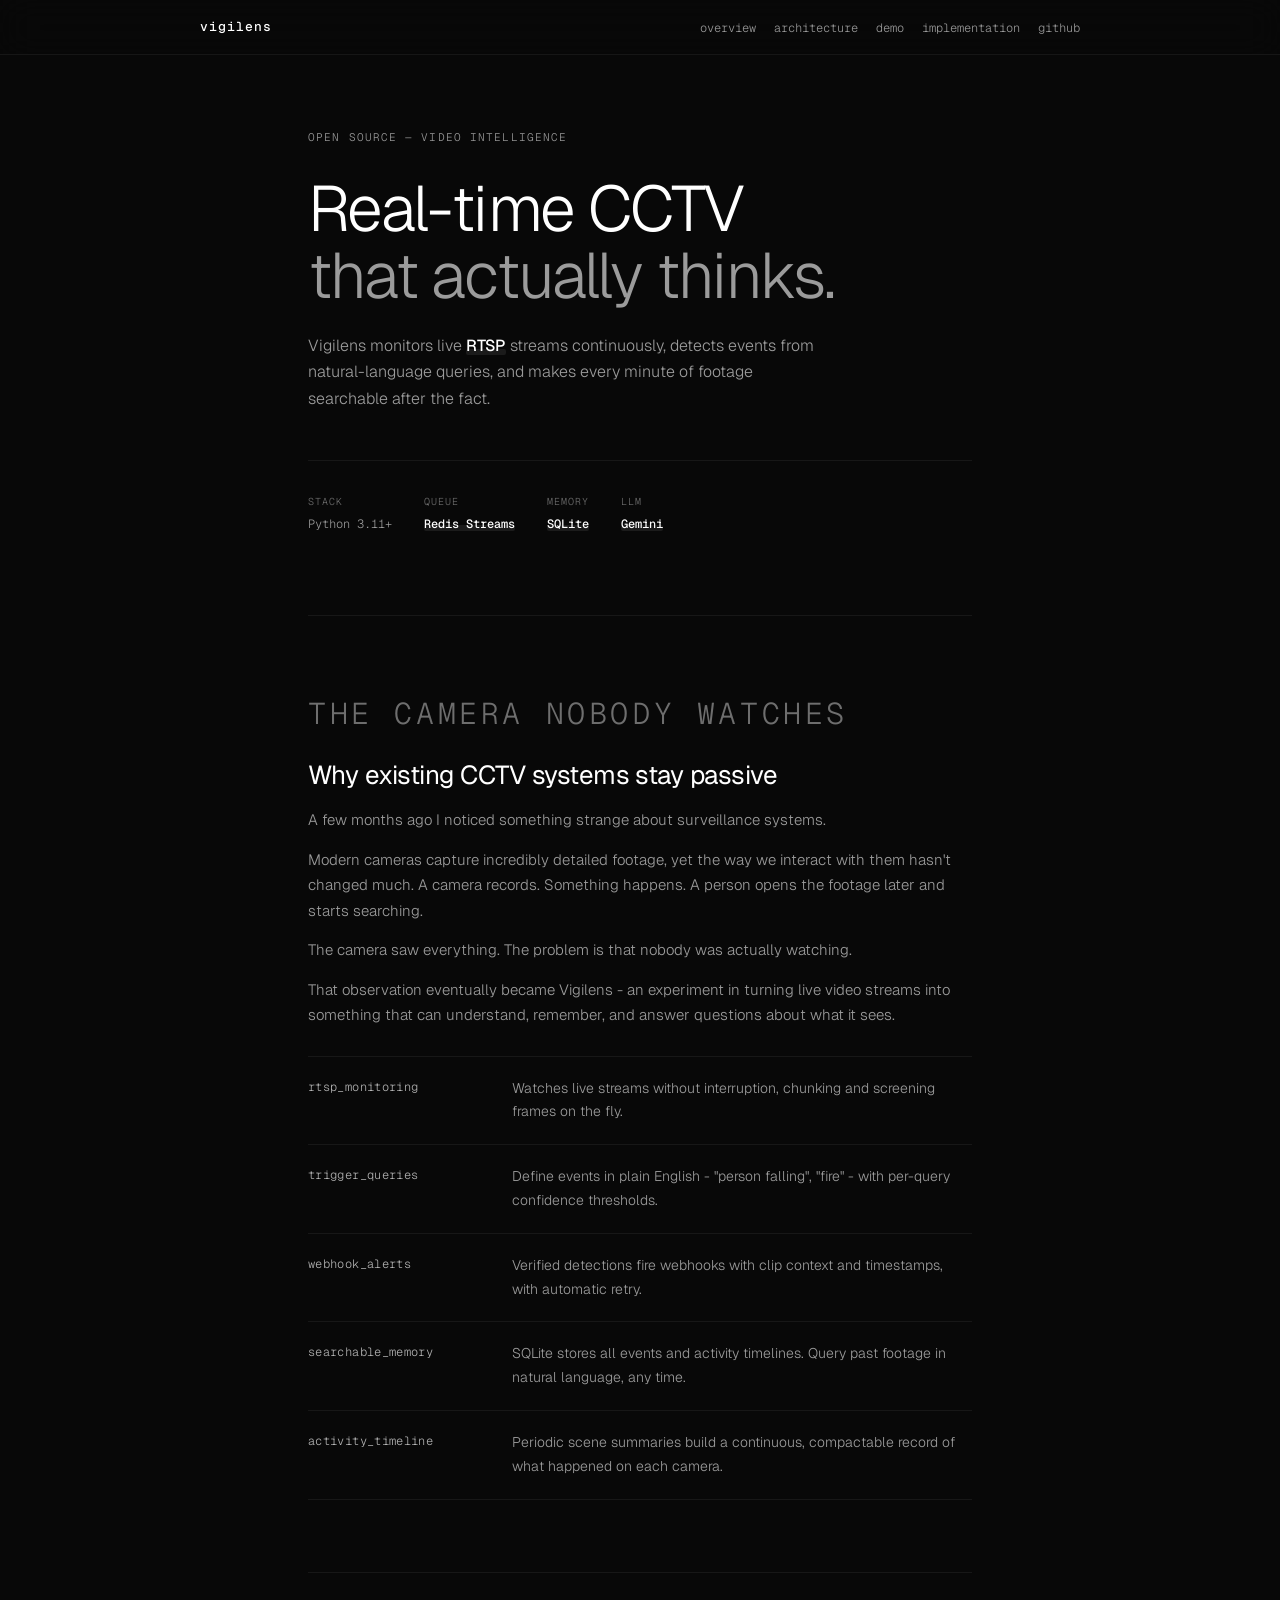
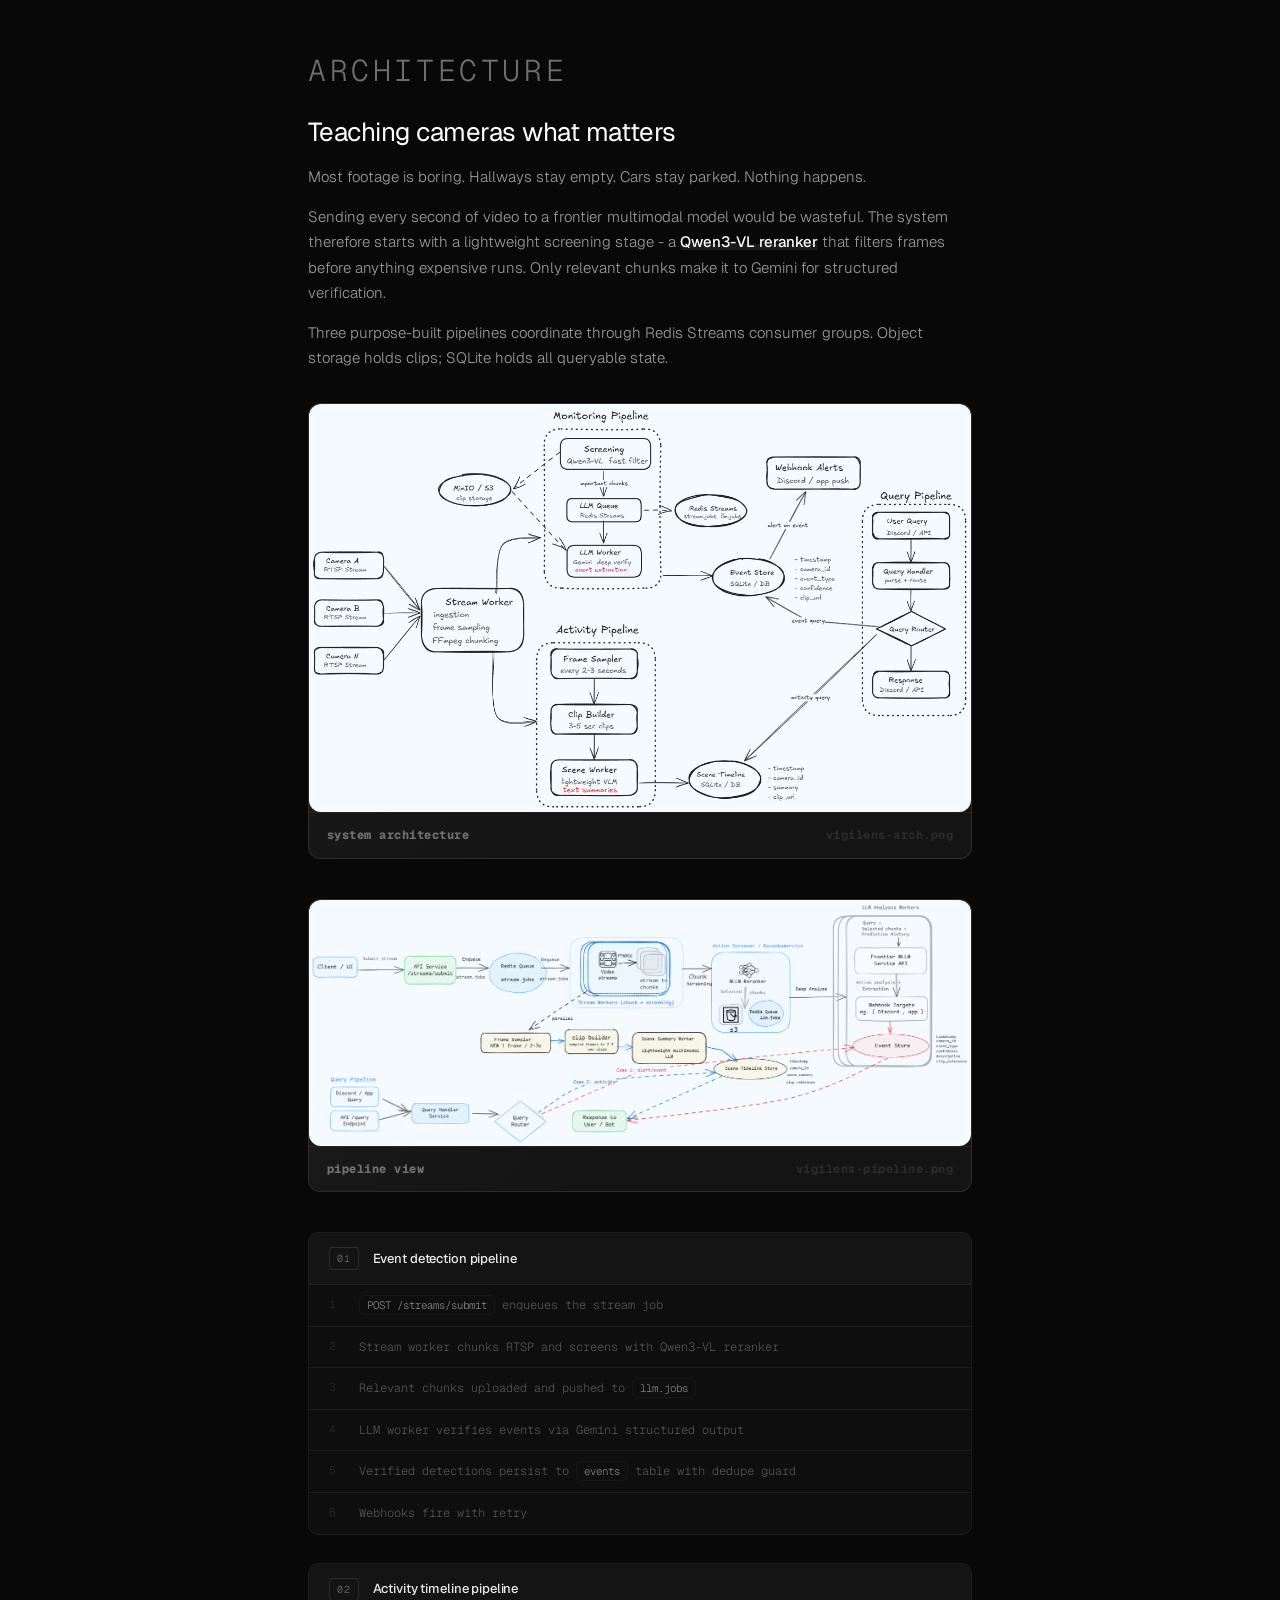
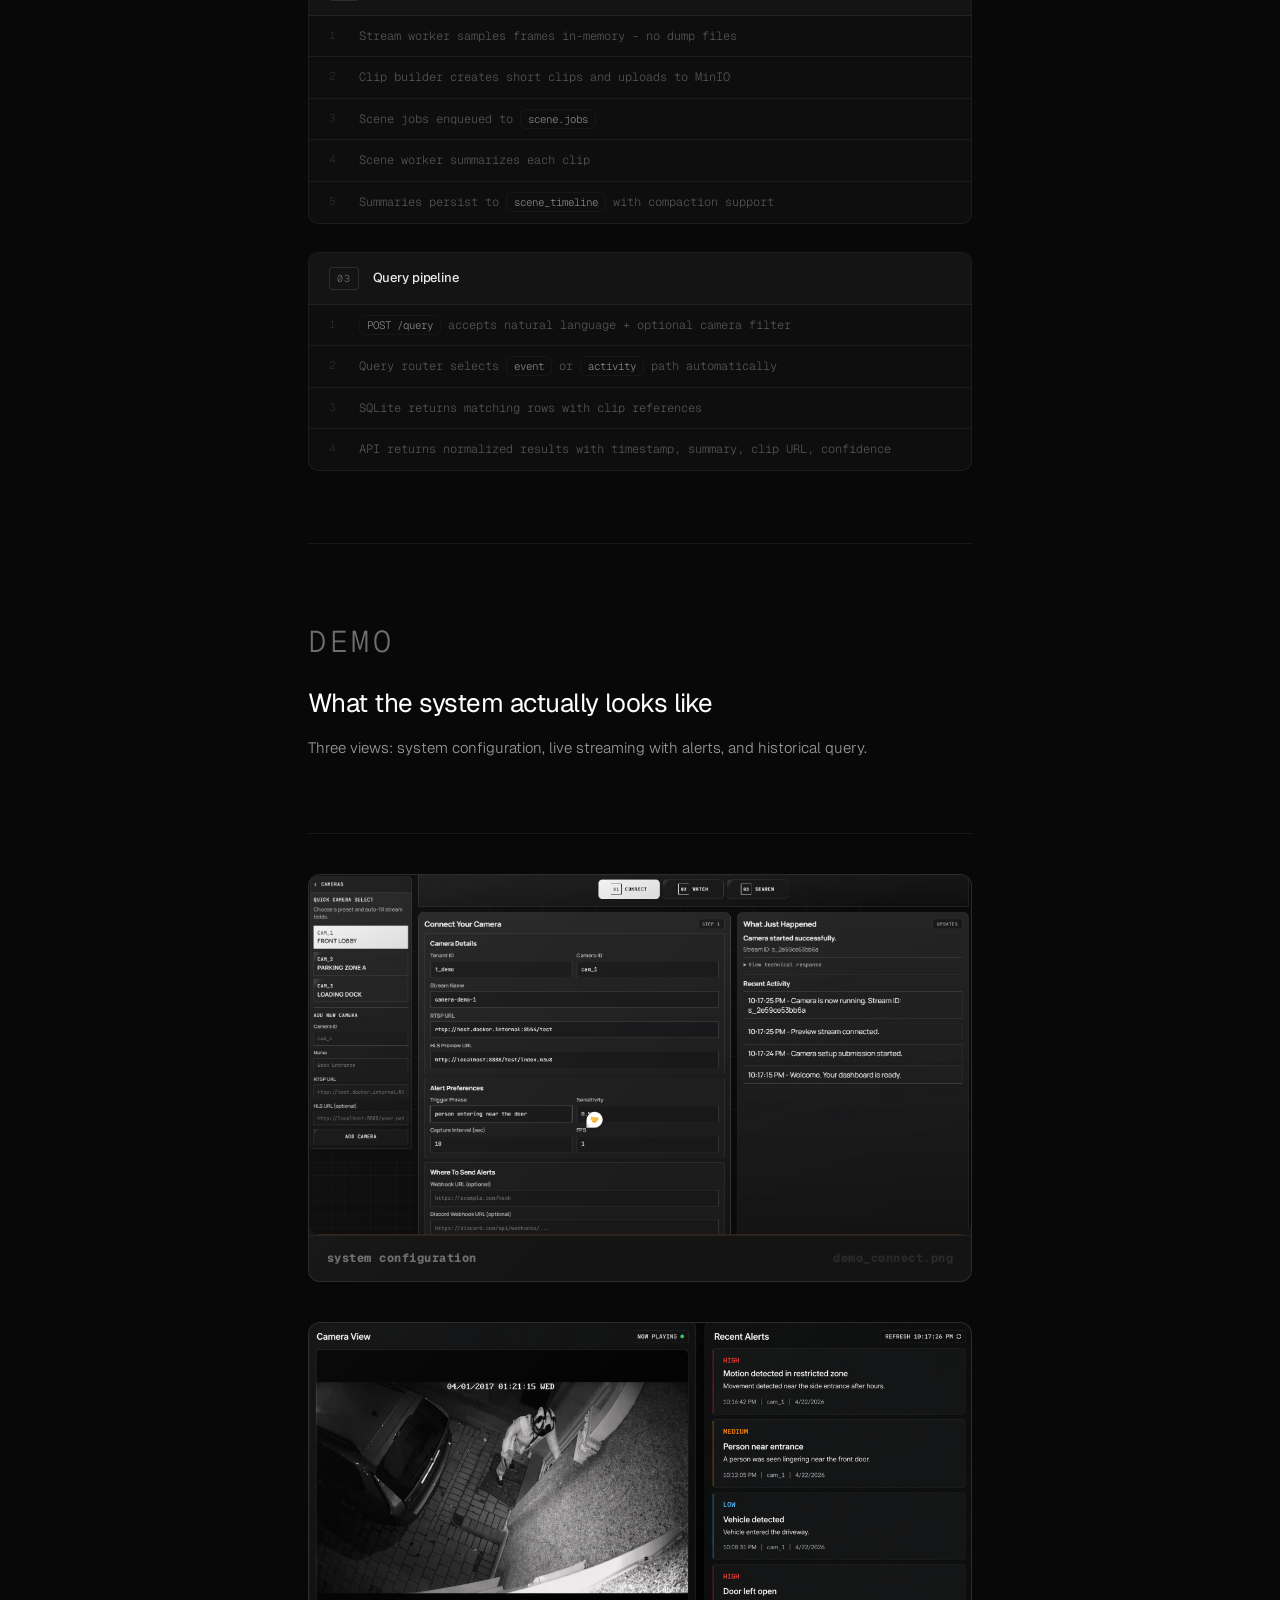
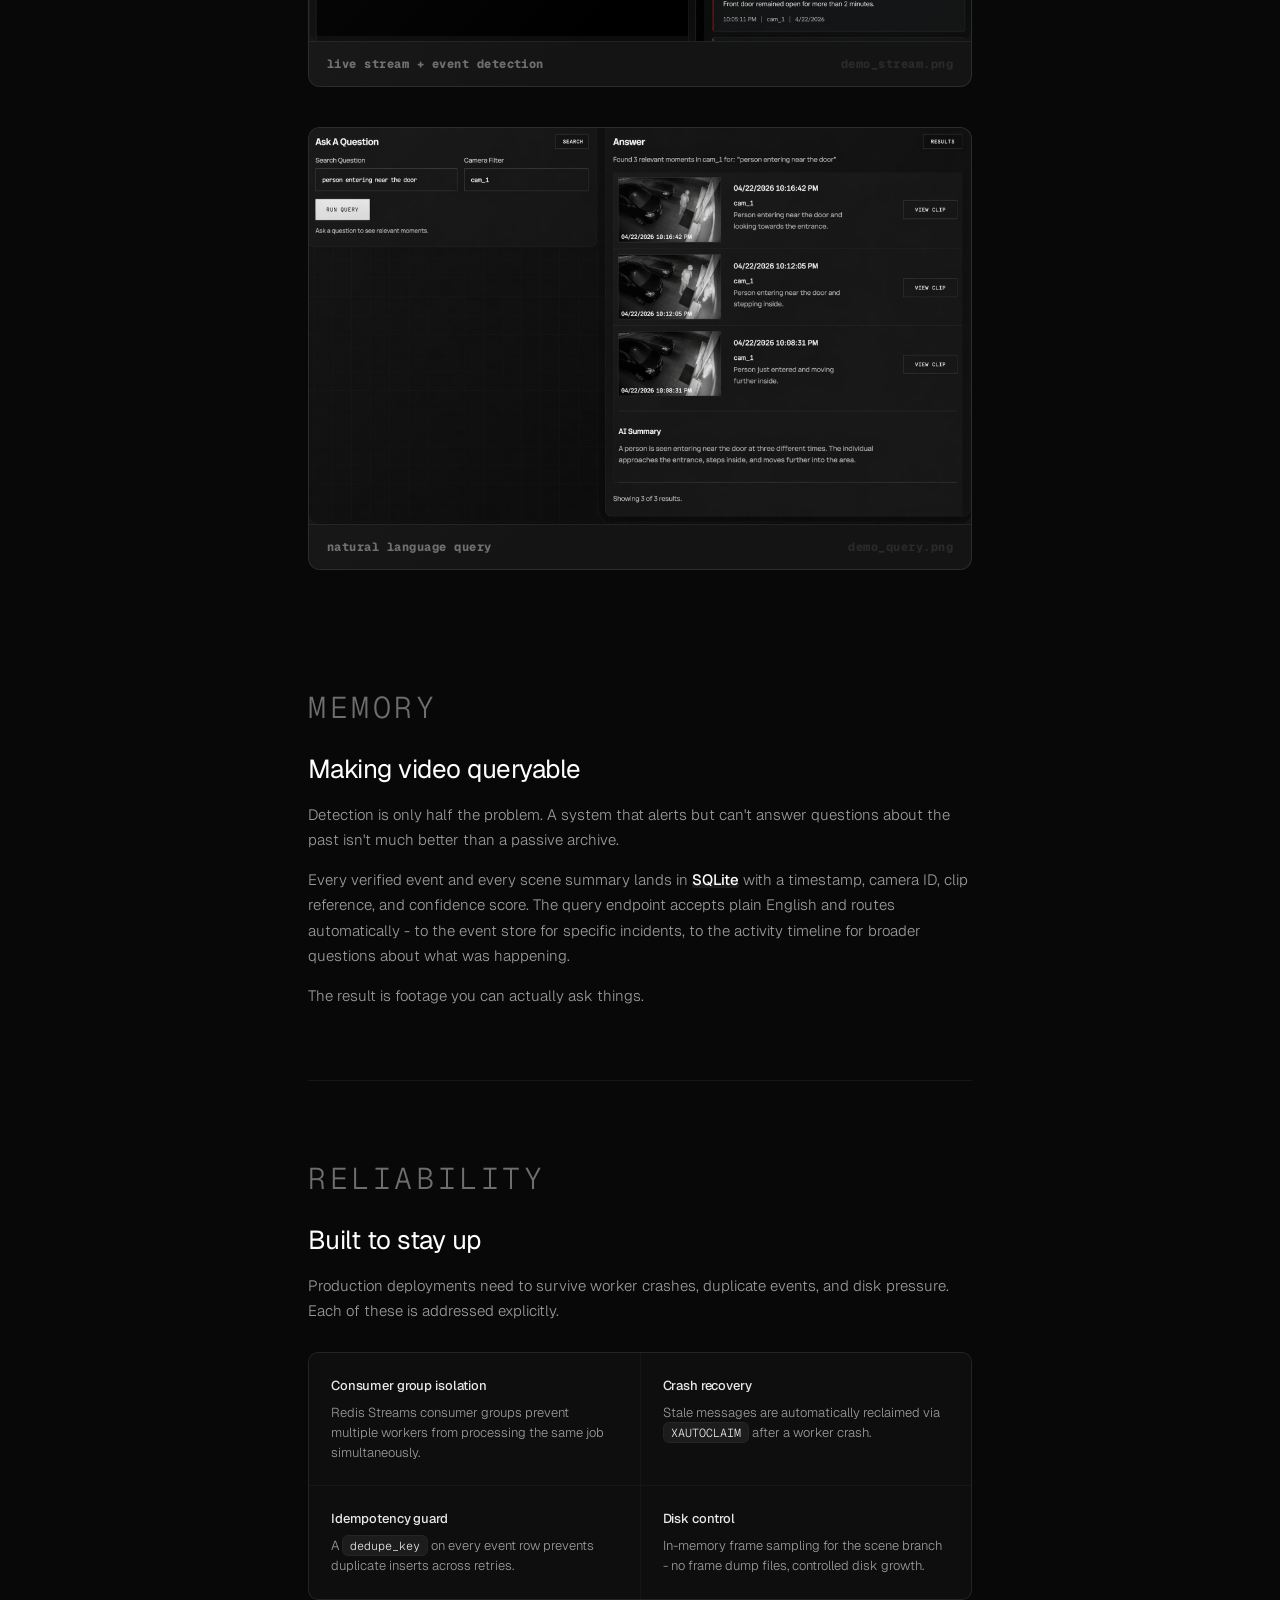
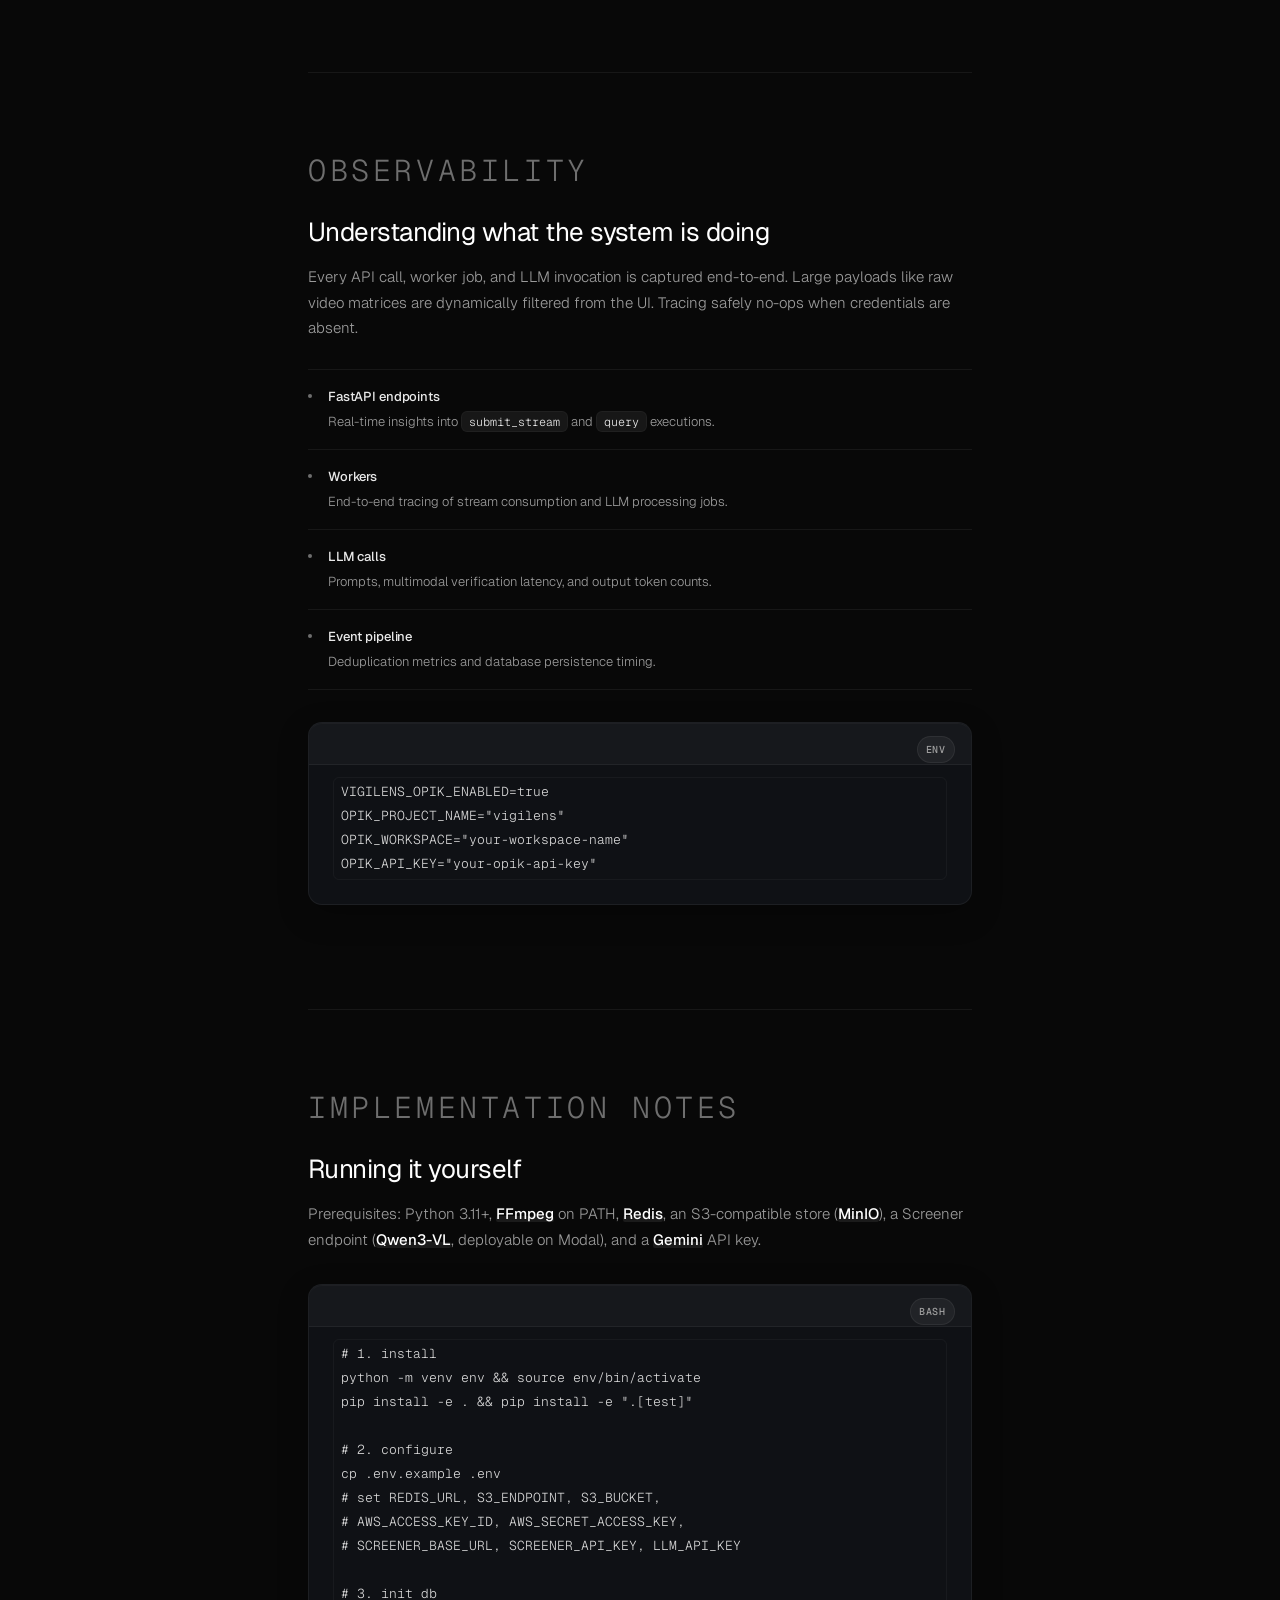
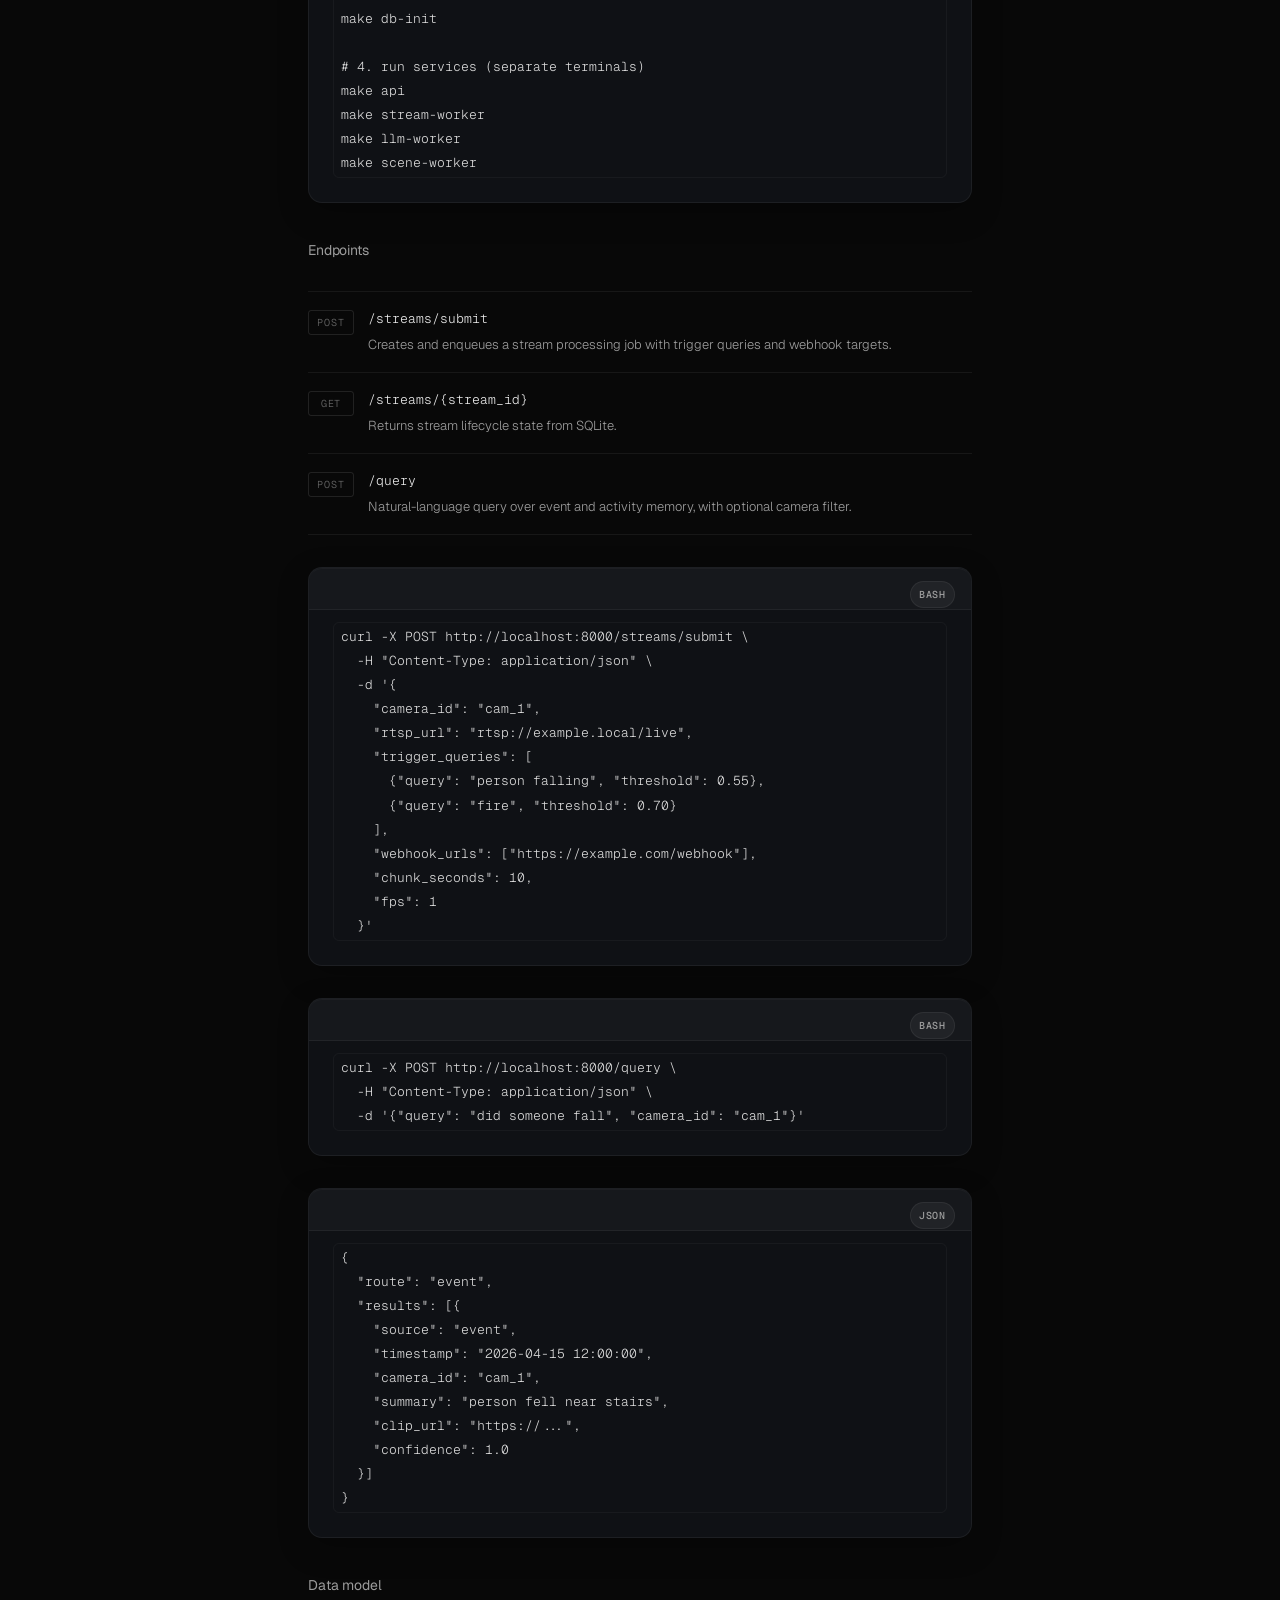
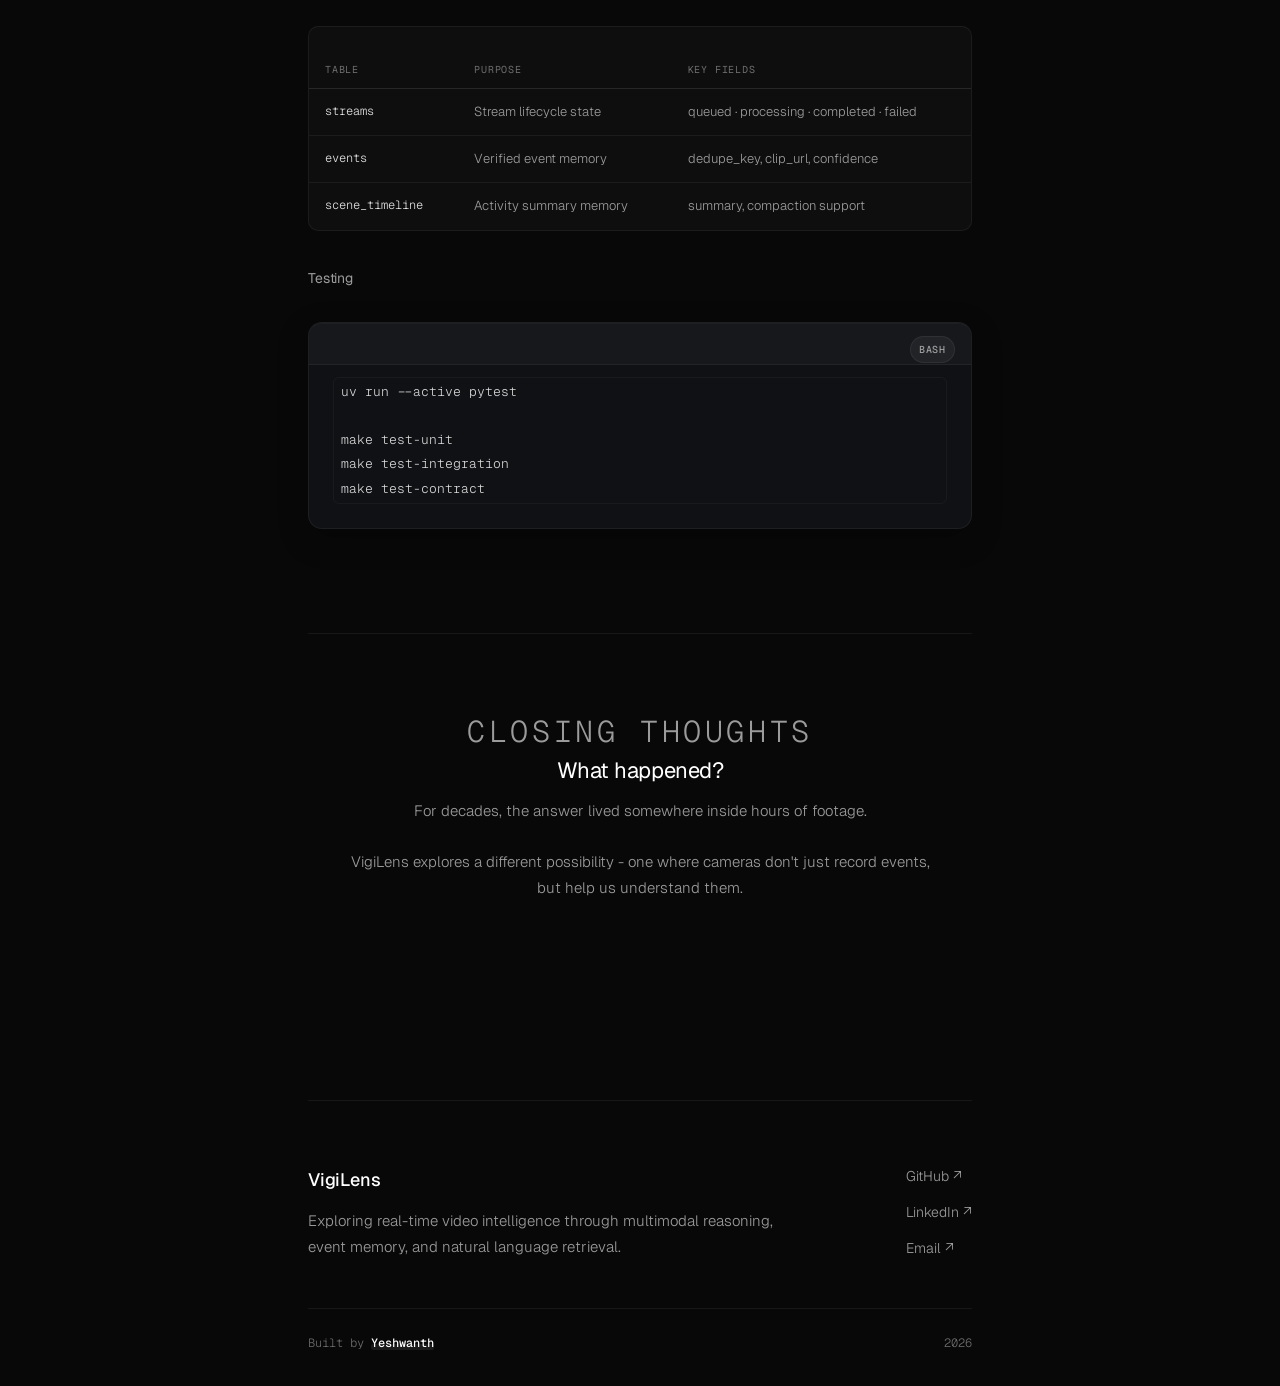
<file: index.html>
<!DOCTYPE html>
<html lang="en">
<head>
<meta charset="UTF-8">
<meta name="viewport" content="width=device-width, initial-scale=1.0">
<title>Vigilens - Real-time Video Intelligence</title>
<link rel="preconnect" href="https://fonts.googleapis.com">
<link href="https://fonts.googleapis.com/css2?family=Geist:wght@300;400;500&family=Geist+Mono:wght@400;500&display=swap" rel="stylesheet">
<style>
  *, *::before, *::after { box-sizing: border-box; margin: 0; padding: 0; }

  :root {
    --bg: #080808;
    --bg1: #0e0e0e;
    --bg2: #141414;
    --bg3: #1a1a1a;
    --border: rgba(255,255,255,0.06);
    --border2: rgba(255,255,255,0.1);
    --text: #e8e8e8;
    --muted: #9b9b9b;
    --dim: #6e6e6e;
    --accent: #fff;
    --font: 'Geist', -apple-system, sans-serif;
    --mono: 'Geist Mono', 'Courier New', monospace;
  }

  html { scroll-behavior: smooth; }

  body {
    background: var(--bg);
    color: var(--text);
    font-family: var(--font);
    font-size: 15px;
    line-height: 1.7;
    font-weight: 300;
    -webkit-font-smoothing: antialiased;
  }

  a { color: inherit; text-decoration: none; }

  /* ── Layout ── */
  .wrap {
    max-width: 720px;
    margin: 0 auto;
    padding: 0 28px;
  }



nav {
  position: fixed;
  inset: 0 0 auto 0;
  z-index: 1000;

  background: rgba(8, 8, 8, 0.88);
  backdrop-filter: blur(18px);
  -webkit-backdrop-filter: blur(18px);

  border-bottom: 1px solid rgba(255,255,255,0.06);
}

nav .inner {
  max-width: 920px;

  margin: 0 auto;
  padding: 14px 20px;

  display: flex;
  align-items: center;
  justify-content: space-between;
}

.nav-logo {
  font-family: var(--mono);
  font-size: 13px;
  font-weight: 500;

  color: #fff;
  letter-spacing: 0.08em;
  white-space: nowrap;
}

.nav-links {
  display: flex;
  align-items: center;
  gap: 18px;

  list-style: none;
}

.nav-links a {
  font-family: var(--mono);
  font-size: 12px;

  color: #9a9a9a;
  text-decoration: none;

  transition: color .2s ease;
}

.nav-links a:hover {
  color: #fff;
}



@media (max-width: 768px) {

  nav .inner {
    flex-direction: column;
    align-items: flex-start;

    gap: 12px;

    padding: 14px 18px;
  }

  .nav-links {
    width: 100%;

    overflow-x: auto;
    scrollbar-width: none;

    gap: 16px;

    padding-bottom: 2px;
  }

  .nav-links::-webkit-scrollbar {
    display: none;
  }

  .nav-links li {
    flex-shrink: 0;
  }

  .nav-links a {
    white-space: nowrap;
    font-size: 11px;
  }
}

  /* ── Hero ── */
  .hero {
    padding: 128px 0 80px;
    border-bottom: 1px solid var(--border);
  }

  .hero-eyebrow {
    font-family: var(--mono);
    font-size: 11px;
    color: var(--muted);
    letter-spacing: 0.1em;
    text-transform: uppercase;
    margin-bottom: 28px;
  }

  .hero h1 {
    font-size: clamp(40px, 7vw, 64px);
    font-weight: 300;
    letter-spacing: -0.03em;
    line-height: 1.05;
    color: #fff;
    margin-bottom: 24px;
  }

  .hero h1 em {
    font-style: normal;
    color: var(--muted);
  }

  .hero-desc {
    font-size: 16px;
    color: var(--muted);
    line-height: 1.65;
    max-width: 520px;
    font-weight: 300;
  }

  .hero-meta {
    display: flex;
    gap: 32px;
    margin-top: 48px;
    padding-top: 32px;
    border-top: 1px solid var(--border);
  }

  .meta-item {
    display: flex;
    flex-direction: column;
    gap: 4px;
  }

  .meta-label {
    font-family: var(--mono);
    font-size: 10px;
    color: var(--dim);
    letter-spacing: 0.1em;
    text-transform: uppercase;
  }

  .meta-value {
    font-family: var(--mono);
    font-size: 12px;
    color: var(--muted);
  }

  /* ── Sections ── */
  section {
    padding: 72px 0;
    border-bottom: 1px solid var(--border);
  }

  .section-label {
    font-family: var(--mono);
    font-size: 30px;
    color: var(--dim);
    letter-spacing: 0.12em;
    text-transform: uppercase;
    margin-bottom: 20px;
  }

  h2 {
    font-size: 26px;
    font-weight: 400;
    letter-spacing: -0.02em;
    color: #fff;
    line-height: 1.25;
    margin-bottom: 16px;
  }

  h3 {
    font-size: 14px;
    font-weight: 500;
    color: var(--text);
    margin-bottom: 6px;
    letter-spacing: -0.01em;
  }

  p {
    color: var(--muted);
    line-height: 1.7;
    font-weight: 300;
  }

  p + p { margin-top: 14px; }

  /* ── Image cards (glossy) ── */
  .img-card {
    margin: 40px 0;
    border-radius: 12px;
    overflow: hidden;
    border: 1px solid var(--border2);
    background: var(--bg2);
    position: relative;
  }

  .img-card::before {
    content: '';
    position: absolute;
    inset: 0;
    background: linear-gradient(135deg, rgba(255,255,255,0.04) 0%, transparent 60%);
    pointer-events: none;
    z-index: 1;
    border-radius: 12px;
  }

  .img-card img {
    display: block;
    width: 100%;
    height: auto;
    border-radius: 12px;
  }

  .img-caption {
    padding: 12px 18px;
    border-top: 1px solid var(--border);
    font-family: var(--mono);
    font-size: 12px;
    font-weight: 800;
    color: var(--dim);
    letter-spacing: 0.04em;
    display: flex;
    align-items: center;
    justify-content: space-between;
  }

  .img-caption span { color: #2a2a2a; }

  /* ── Feature list ── */
.feat-list {
  margin-top: 28px;
  display: flex;
  flex-direction: column;
}

.feat-row {
  display: grid;
  grid-template-columns: 180px 1fr;

  gap: 24px;

  padding: 20px 0;

  border-top: 1px solid var(--border);
}

.feat-row:last-child {
  border-bottom: 1px solid var(--border);
}

.feat-key {
  font-family: var(--mono);
  font-size: 12px;

  color: #b5b5b5;

  letter-spacing: 0.03em;
}

.feat-val {
  font-size: 14px;

  color: var(--muted);

  line-height: 1.7;
}

/* Mobile */

@media (max-width: 768px) {

  .feat-row {
    grid-template-columns: 1fr;

    gap: 8px;

    padding: 18px 0;
  }

  .feat-key {
    font-size: 11px;

    color: #ffffff;

    opacity: 0.9;
  }

  .feat-val {
    font-size: 13px;

    line-height: 1.65;
  }
}

  /* ── Pipeline ── */
  .pipeline { margin-top: 32px; display: flex; flex-direction: column; gap: 28px; }

  .pipe-block {
    border: 1px solid var(--border);
    border-radius: 10px;
    overflow: hidden;
    background: var(--bg1);
  }

  .pipe-head {
    padding: 14px 20px;
    border-bottom: 1px solid var(--border);
    display: flex;
    align-items: center;
    gap: 14px;
    background: var(--bg2);
  }

  .pipe-n {
    font-family: var(--mono);
    font-size: 10px;
    color: var(--dim);
    letter-spacing: 0.08em;
    border: 1px solid var(--border2);
    padding: 2px 7px;
    border-radius: 3px;
  }

  .pipe-title {
    font-size: 13px;
    font-weight: 500;
    color: var(--text);
    letter-spacing: -0.01em;
  }

  .pipe-steps {
    padding: 0;
  }

  .pipe-step {
    display: flex;
    align-items: flex-start;
    gap: 16px;
    padding: 11px 20px;
    border-bottom: 1px solid var(--border);
    font-family: var(--mono);
    font-size: 12px;
    color: var(--dim);
    line-height: 1.55;
  }

  .pipe-step:last-child { border-bottom: none; }

  .pipe-step-n {
    color: #2a2a2a;
    min-width: 14px;
    font-size: 11px;
  }

  .pipe-step-text { color: #555; }
  .pipe-step-text code { color: #888; background: none; font-family: var(--mono); }



pre {
  position: relative;
  overflow-x: auto;

  margin: 32px 0;
  padding: 54px 24px 24px;

  background: #0f1115;
  border: 1px solid rgba(255,255,255,0.06);
  border-radius: 14px;

  box-shadow:
    inset 0 1px 0 rgba(255,255,255,0.03),
    0 10px 30px rgba(0,0,0,0.25);
}

/* Top header bar */
pre::after {
  content: "";
  position: absolute;
  inset: 0 auto auto 0;

  width: 100%;
  height: 42px;

  background: rgba(255,255,255,0.03);
  border-bottom: 1px solid rgba(255,255,255,0.05);

  border-radius: 14px 14px 0 0;
}

/* Language label */
pre::before {
  content: attr(data-lang);

  position: absolute;
  top: 13px;
  right: 16px;

  padding: 4px 8px;

  border-radius: 999px;

  background: rgba(255,255,255,0.05);
  border: 1px solid rgba(255,255,255,0.06);

  color: #9f9f9f;

  font-family: var(--mono);
  font-size: 10px;
  font-weight: 500;
  letter-spacing: 0.08em;
  text-transform: uppercase;

  z-index: 2;
}

/* Terminal dots */
pre .dots {
  position: absolute;
  top: 16px;
  left: 16px;

  display: flex;
  gap: 6px;

  z-index: 2;
}

pre .dots span {
  width: 8px;
  height: 8px;
  border-radius: 50%;
  background: rgba(255,255,255,0.18);
}

/* Main code */
pre code {
  display: block;

  font-family: var(--mono);
  font-size: 13px;
  line-height: 1.85;

  color: #d8d8d8;
  background: transparent;

  white-space: pre;
}

/* Inline code */
code {
  font-family: var(--mono);
  font-size: 0.9em;

  color: #ececec;

  background: rgba(255,255,255,0.06);

  padding: 2px 7px;

  border-radius: 6px;
  border: 1px solid rgba(255,255,255,0.04);
}

  /* Inline highlighted key term */
.key-term {
  color: #ffffff;
  font-weight: 500;
  position: relative;
}

.key-term::after {
  content: "";
  position: absolute;
  left: 0;
  right: 0;
  bottom: 1px;
  height: 6px;
  background: rgba(255,255,255,0.08);
  z-index: -1;
  border-radius: 2px;
}

  /* Closing card styles */
  .closing-card {
    margin: 16px auto 0;
    padding: 28px;
    max-width: 820px;
    border-radius: 14px;
    background: linear-gradient(180deg, rgba(255,255,255,0.02), rgba(255,255,255,0.01));
    border: 1px solid rgba(255,255,255,0.04);
    box-shadow: 0 6px 24px rgba(0,0,0,0.45);
    text-align: center;
  }

  .closing .lead {
    font-size: 18px;
    color: #fff;
    margin-bottom: 12px;
    font-weight: 400;
  }

  .closing .takeaway {
    margin: 12px auto;
    font-size: 15px;
    color: var(--muted);
    max-width: 720px;
  }

  .closing-points {
    list-style: none;
    display: flex;
    gap: 12px;
    justify-content: center;
    margin: 18px 0 8px;
    padding: 0;
  }

  .closing-points li {
    background: rgba(255,255,255,0.02);
    color: var(--muted);
    padding: 10px 14px;
    border-radius: 10px;
    font-size: 14px;
    border: 1px solid rgba(255,255,255,0.03);
    min-width: 200px;
  }

  .closing .link-row { margin-top: 18px; }

  .link-btn {
    background: transparent;
    transition: transform 0.12s ease, background 0.12s ease;
  }

  .link-btn:hover { transform: translateY(-3px); background: rgba(255,255,255,0.02); }

  /* ── API endpoints ── */
  .endpoints { margin-top: 28px; display: flex; flex-direction: column; gap: 0; }

  .endpoint {
    display: flex;
    align-items: flex-start;
    gap: 14px;
    padding: 16px 0;
    border-top: 1px solid var(--border);
  }

  .endpoint:last-child { border-bottom: 1px solid var(--border); }

  .method {
    font-family: var(--mono);
    font-size: 10px;
    letter-spacing: 0.08em;
    padding: 3px 7px;
    border-radius: 3px;
    border: 1px solid var(--border2);
    color: var(--dim);
    min-width: 46px;
    text-align: center;
    margin-top: 2px;
  }

  .endpoint-info { flex: 1; }

  .endpoint-path {
    font-family: var(--mono);
    font-size: 13px;
    color: var(--text);
    margin-bottom: 4px;
  }

  .endpoint-desc {
    font-size: 13px;
    color: var(--muted);
    font-weight: 300;
  }

  /* ── Data table ── */
  .data-table {
    width: 100%;
    border-collapse: collapse;
    margin-top: 24px;
  }

  .data-table th {
    font-family: var(--mono);
    font-size: 10px;
    color: var(--dim);
    letter-spacing: 0.08em;
    text-transform: uppercase;
    text-align: left;
    padding: 10px 16px;
    border-bottom: 1px solid var(--border2);
    font-weight: 400;
  }

  .data-table td {
    padding: 12px 16px;
    font-size: 13px;
    color: var(--muted);
    border-bottom: 1px solid var(--border);
    vertical-align: top;
  }

  .data-table td:first-child {
    font-family: var(--mono);
    color: var(--text);
    font-size: 12px;
  }

  .data-table tr:last-child td { border-bottom: none; }

  .data-table-wrap {
    border: 1px solid var(--border);
    border-radius: 10px;
    overflow: hidden;
    margin-top: 28px;
    background: var(--bg1);
  }

  /* ── Reliability grid ── */
  .rel-grid {
    display: grid;
    grid-template-columns: 1fr 1fr;
    gap: 1px;
    background: var(--border);
    border: 1px solid var(--border);
    border-radius: 10px;
    overflow: hidden;
    margin-top: 28px;
  }

  .rel-cell {
    background: var(--bg1);
    padding: 22px;
  }

  .rel-cell h3 {
    font-size: 13px;
    font-weight: 500;
    color: var(--text);
    margin-bottom: 6px;
  }

  .rel-cell p {
    font-size: 13px;
    color: var(--muted);
    line-height: 1.55;
    font-weight: 300;
  }

  /* ── Obs rows ── */
  .obs-rows { margin-top: 28px; display: flex; flex-direction: column; gap: 0; }

  .obs-row {
    display: flex;
    align-items: flex-start;
    gap: 16px;
    padding: 16px 0;
    border-top: 1px solid var(--border);
  }

  .obs-row:last-child { border-bottom: 1px solid var(--border); }

  .obs-dot {
    width: 4px; height: 4px;
    background: var(--dim);
    border-radius: 50%;
    margin-top: 8px;
    flex-shrink: 0;
  }

  .obs-row h3 { font-size: 13px; font-weight: 500; color: var(--text); margin-bottom: 3px; }
  .obs-row p { font-size: 13px; color: var(--muted); margin: 0; font-weight: 300; }

  /* ── Closing ── */
  .closing {
    padding: 72px 0 80px;
    text-align: center;
  }

  .closing h2 {
    font-size: 22px;
    margin-bottom: 14px;
  }

  .closing p {
    max-width: 640px;
    margin: 0 auto;
    color: var(--muted);
  }

  .link-row {
    display: flex;
    gap: 24px;
    margin-top: 32px;
    justify-content: center;
  }

  .link-btn {
    font-family: var(--mono);
    font-size: 12px;
    color: var(--muted);
    border: 1px solid var(--border2);
    padding: 9px 18px;
    border-radius: 6px;
    letter-spacing: 0.04em;
    transition: color 0.15s, border-color 0.15s;
  }

  .link-btn:hover { color: var(--text); border-color: var(--muted); }

  /* ── Scroll fade in ── */
  .fade-in {
    opacity: 0;
    transform: translateY(16px);
    transition: opacity 0.5s ease, transform 0.5s ease;
  }

  .fade-in.visible {
    opacity: 1;
    transform: translateY(0);
  }
  /* ──────────────────────────────
   Footer
────────────────────────────── */

.footer {
  margin-top: 120px;
  padding: 64px 0 32px;
  border-top: 1px solid var(--border);
}

.footer-content {
  display: flex;
  justify-content: space-between;
  gap: 64px;
}

.footer-left {
  max-width: 480px;
}

.footer-left h3 {
  font-size: 18px;
  font-weight: 500;
  color: #fff;
  margin-bottom: 12px;
}

.footer-left p {
  color: var(--muted);
  line-height: 1.75;
}

.footer-right {
  display: flex;
  flex-direction: column;
  gap: 12px;
}

.footer-right a {
  color: var(--muted);
  font-size: 14px;
  transition: color .2s ease;
}

.footer-right a:hover {
  color: #fff;
}

.footer-bottom {
  margin-top: 48px;
  padding-top: 24px;
  border-top: 1px solid var(--border);

  display: flex;
  justify-content: space-between;
  align-items: center;

  color: var(--dim);
  font-size: 12px;
  font-family: var(--mono);
}

/* Mobile */

@media (max-width: 768px) {

  .footer {
    margin-top: 80px;
    padding-top: 48px;
  }

  .footer-content {
    flex-direction: column;
    gap: 32px;
  }

  .footer-right {
    flex-direction: row;
    flex-wrap: wrap;
    gap: 16px;
  }

  .footer-bottom {
    margin-top: 32px;
    flex-direction: column;
    align-items: flex-start;
    gap: 8px;
  }
}
</style>
</head>
<body>

<nav>
  <div class="inner">
    <span class="nav-logo">vigilens</span>
    <ul class="nav-links">
      
      <li><a href="#overview">overview</a></li>
      <li><a href="#architecture">architecture</a></li>
      <li><a href="#demo">demo</a></li>
      <li><a href="#implementation">implementation</a></li>
      <li><a href="https://github.com/yesh-045/vigiLens" class="hero-btn">
    github</a></li>
    </ul>
  </div>
</nav>

<div class="wrap">

  <!-- Hero -->
  <div class="hero fade-in">
    <p class="hero-eyebrow">open source &mdash; video intelligence</p>
    <h1>Real-time CCTV<br><em>that actually thinks.</em></h1>
    <p class="hero-desc">Vigilens monitors live <span class="key-term">RTSP</span> streams continuously, detects events from natural-language queries, and makes every minute of footage searchable after the fact.</p>
    <div class="hero-meta">
      <div class="meta-item">
        <span class="meta-label">stack</span>
        <span class="meta-value">Python 3.11+</span>
      </div>
      <div class="meta-item">
        <span class="meta-label">queue</span>
        <span class="meta-value"><span class="key-term">Redis Streams</span></span>
      </div>
      <div class="meta-item">
        <span class="meta-label">memory</span>
        <span class="meta-value"><span class="key-term">SQLite</span></span>
      </div>
      <div class="meta-item">
        <span class="meta-label">llm</span>
        <span class="meta-value"><span class="key-term">Gemini</span></span>
      </div>
    </div>
  </div>

  <!-- Overview -->
  <section id="overview" class="fade-in">
    <p class="section-label">The camera nobody watches</p>
    <h2>Why existing CCTV systems stay passive</h2>
    <p>A few months ago I noticed something strange about surveillance systems.</p>
    <p>Modern cameras capture incredibly detailed footage, yet the way we interact with them hasn't changed much. A camera records. Something happens. A person opens the footage later and starts searching.</p>
    <p>The camera saw everything. The problem is that nobody was actually watching.</p>
    <p>That observation eventually became Vigilens - an experiment in turning live video streams into something that can understand, remember, and answer questions about what it sees.</p>

    <div class="feat-list">
      <div class="feat-row">
        <span class="feat-key">rtsp_monitoring</span>
        <span class="feat-val">Watches live streams without interruption, chunking and screening frames on the fly.</span>
      </div>
      <div class="feat-row">
        <span class="feat-key">trigger_queries</span>
        <span class="feat-val">Define events in plain English - "person falling", "fire" - with per-query confidence thresholds.</span>
      </div>
      <div class="feat-row">
        <span class="feat-key">webhook_alerts</span>
        <span class="feat-val">Verified detections fire webhooks with clip context and timestamps, with automatic retry.</span>
      </div>
      <div class="feat-row">
        <span class="feat-key">searchable_memory</span>
        <span class="feat-val">SQLite stores all events and activity timelines. Query past footage in natural language, any time.</span>
      </div>
      <div class="feat-row">
        <span class="feat-key">activity_timeline</span>
        <span class="feat-val">Periodic scene summaries build a continuous, compactable record of what happened on each camera.</span>
      </div>
    </div>
  </section>

  <!-- Architecture -->
  <section id="architecture" class="fade-in">
    <p class="section-label">Architecture</p>
    <h2>Teaching cameras what matters</h2>
    <p>Most footage is boring. Hallways stay empty. Cars stay parked. Nothing happens.</p>
    <p>Sending every second of video to a frontier multimodal model would be wasteful. The system therefore starts with a lightweight screening stage - a <span class="key-term">Qwen3-VL reranker</span> that filters frames before anything expensive runs. Only relevant chunks make it to Gemini for structured verification.</p>
    <p>Three purpose-built pipelines coordinate through Redis Streams consumer groups. Object storage holds clips; SQLite holds all queryable state.</p>

    <div class="img-card" style="margin-top:32px;">
      <img src="assets/vigilens-arch.png" alt="Vigilens system architecture diagram">
      <div class="img-caption">
        system architecture
        <span>vigilens-arch.png</span>
      </div>
    </div>

    <div class="img-card">
      <img src="assets/vigilens-pipeline.png" alt="Vigilens pipeline detail">
      <div class="img-caption">
        pipeline view
        <span>vigilens-pipeline.png</span>
      </div>
    </div>

    <div class="pipeline">
      <div class="pipe-block">
        <div class="pipe-head">
          <span class="pipe-n">01</span>
          <span class="pipe-title">Event detection pipeline</span>
        </div>
        <div class="pipe-steps">
          <div class="pipe-step"><span class="pipe-step-n">1</span><span class="pipe-step-text"><code>POST /streams/submit</code> enqueues the stream job</span></div>
          <div class="pipe-step"><span class="pipe-step-n">2</span><span class="pipe-step-text">Stream worker chunks RTSP and screens with Qwen3-VL reranker</span></div>
          <div class="pipe-step"><span class="pipe-step-n">3</span><span class="pipe-step-text">Relevant chunks uploaded and pushed to <code>llm.jobs</code></span></div>
          <div class="pipe-step"><span class="pipe-step-n">4</span><span class="pipe-step-text">LLM worker verifies events via Gemini structured output</span></div>
          <div class="pipe-step"><span class="pipe-step-n">5</span><span class="pipe-step-text">Verified detections persist to <code>events</code> table with dedupe guard</span></div>
          <div class="pipe-step"><span class="pipe-step-n">6</span><span class="pipe-step-text">Webhooks fire with retry</span></div>
        </div>
      </div>

      <div class="pipe-block">
        <div class="pipe-head">
          <span class="pipe-n">02</span>
          <span class="pipe-title">Activity timeline pipeline</span>
        </div>
        <div class="pipe-steps">
          <div class="pipe-step"><span class="pipe-step-n">1</span><span class="pipe-step-text">Stream worker samples frames in-memory - no dump files</span></div>
          <div class="pipe-step"><span class="pipe-step-n">2</span><span class="pipe-step-text">Clip builder creates short clips and uploads to MinIO</span></div>
          <div class="pipe-step"><span class="pipe-step-n">3</span><span class="pipe-step-text">Scene jobs enqueued to <code>scene.jobs</code></span></div>
          <div class="pipe-step"><span class="pipe-step-n">4</span><span class="pipe-step-text">Scene worker summarizes each clip</span></div>
          <div class="pipe-step"><span class="pipe-step-n">5</span><span class="pipe-step-text">Summaries persist to <code>scene_timeline</code> with compaction support</span></div>
        </div>
      </div>

      <div class="pipe-block">
        <div class="pipe-head">
          <span class="pipe-n">03</span>
          <span class="pipe-title">Query pipeline</span>
        </div>
        <div class="pipe-steps">
          <div class="pipe-step"><span class="pipe-step-n">1</span><span class="pipe-step-text"><code>POST /query</code> accepts natural language + optional camera filter</span></div>
          <div class="pipe-step"><span class="pipe-step-n">2</span><span class="pipe-step-text">Query router selects <code>event</code> or <code>activity</code> path automatically</span></div>
          <div class="pipe-step"><span class="pipe-step-n">3</span><span class="pipe-step-text">SQLite returns matching rows with clip references</span></div>
          <div class="pipe-step"><span class="pipe-step-n">4</span><span class="pipe-step-text">API returns normalized results with timestamp, summary, clip URL, confidence</span></div>
        </div>
      </div>
    </div>
  </section>

  <!-- Demo screenshots -->
  <section id="demo" class="fade-in">
    <p class="section-label">Demo</p>
    <h2>What the system actually looks like</h2>
    <p>Three views: system configuration, live streaming with alerts, and historical query.</p>
  </section>

  <div class="img-card fade-in">
    <img src="assets/demo_connect.png" alt="Vigilens system setup - configure streams, triggers, and thresholds">
    <div class="img-caption">
      system configuration
      <span>demo_connect.png</span>
    </div>
  </div>

  <div class="img-card fade-in">
    <img src="assets/demo_stream.png" alt="Vigilens live stream view with real-time event detection">
    <div class="img-caption">
      live stream + event detection
      <span>demo_stream.png</span>
    </div>
  </div>

  <div class="img-card fade-in">
    <img src="assets/demo_query.png" alt="Vigilens natural language query over video history">
    <div class="img-caption">
      natural language query
      <span>demo_query.png</span>
    </div>
  </div>

  <!-- Memory -->
  <section class="fade-in">
    <p class="section-label">Memory</p>
    <h2>Making video queryable</h2>
    <p>Detection is only half the problem. A system that alerts but can't answer questions about the past isn't much better than a passive archive.</p>
    <p>Every verified event and every scene summary lands in <span class="key-term">SQLite</span> with a timestamp, camera ID, clip reference, and confidence score. The query endpoint accepts plain English and routes automatically - to the event store for specific incidents, to the activity timeline for broader questions about what was happening.</p>
    <p>The result is footage you can actually ask things.</p>
  </section>

  <!-- Reliability -->
  <section class="fade-in">
    <p class="section-label">Reliability</p>
    <h2>Built to stay up</h2>
    <p>Production deployments need to survive worker crashes, duplicate events, and disk pressure. Each of these is addressed explicitly.</p>

    <div class="rel-grid">
      <div class="rel-cell">
        <h3>Consumer group isolation</h3>
        <p>Redis Streams consumer groups prevent multiple workers from processing the same job simultaneously.</p>
      </div>
      <div class="rel-cell">
        <h3>Crash recovery</h3>
        <p>Stale messages are automatically reclaimed via <code>XAUTOCLAIM</code> after a worker crash.</p>
      </div>
      <div class="rel-cell">
        <h3>Idempotency guard</h3>
        <p>A <code>dedupe_key</code> on every event row prevents duplicate inserts across retries.</p>
      </div>
      <div class="rel-cell">
        <h3>Disk control</h3>
        <p>In-memory frame sampling for the scene branch - no frame dump files, controlled disk growth.</p>
      </div>
    </div>
  </section>

  <!-- Observability -->
  <section class="fade-in">
    <p class="section-label">Observability</p>
    <h2>Understanding what the system is doing</h2>
    <p>Every API call, worker job, and LLM invocation is captured end-to-end. Large payloads like raw video matrices are dynamically filtered from the UI. Tracing safely no-ops when credentials are absent.</p>

    <div class="obs-rows">
      <div class="obs-row">
        <div class="obs-dot"></div>
        <div>
          <h3>FastAPI endpoints</h3>
          <p>Real-time insights into <code>submit_stream</code> and <code>query</code> executions.</p>
        </div>
      </div>
      <div class="obs-row">
        <div class="obs-dot"></div>
        <div>
          <h3>Workers</h3>
          <p>End-to-end tracing of stream consumption and LLM processing jobs.</p>
        </div>
      </div>
      <div class="obs-row">
        <div class="obs-dot"></div>
        <div>
          <h3>LLM calls</h3>
          <p>Prompts, multimodal verification latency, and output token counts.</p>
        </div>
      </div>
      <div class="obs-row">
        <div class="obs-dot"></div>
        <div>
          <h3>Event pipeline</h3>
          <p>Deduplication metrics and database persistence timing.</p>
        </div>
      </div>
    </div>

    <pre data-lang="env"><code>VIGILENS_OPIK_ENABLED=true
OPIK_PROJECT_NAME="vigilens"
OPIK_WORKSPACE="your-workspace-name"
OPIK_API_KEY="your-opik-api-key"</code></pre>
  </section>

  <!-- Implementation Notes -->
  <section id="implementation" class="fade-in">
    <p class="section-label">Implementation Notes</p>
    <h2>Running it yourself</h2>
    <p>Prerequisites: Python 3.11+, <span class="key-term">FFmpeg</span> on PATH, <span class="key-term">Redis</span>, an S3-compatible store (<span class="key-term">MinIO</span>), a Screener endpoint (<span class="key-term">Qwen3-VL</span>, deployable on Modal), and a <span class="key-term">Gemini</span> API key.</p>

    <pre data-lang="bash"><code># 1. install
python -m venv env && source env/bin/activate
pip install -e . && pip install -e ".[test]"

# 2. configure
cp .env.example .env
# set REDIS_URL, S3_ENDPOINT, S3_BUCKET,
# AWS_ACCESS_KEY_ID, AWS_SECRET_ACCESS_KEY,
# SCREENER_BASE_URL, SCREENER_API_KEY, LLM_API_KEY

# 3. init db
make db-init

# 4. run services (separate terminals)
make api
make stream-worker
make llm-worker
make scene-worker</code></pre>

    <h3 style="margin-top: 36px; margin-bottom: 16px; color: var(--muted); font-weight: 400;">Endpoints</h3>

    <div class="endpoints">
      <div class="endpoint">
        <span class="method">POST</span>
        <div class="endpoint-info">
          <div class="endpoint-path">/streams/submit</div>
          <div class="endpoint-desc">Creates and enqueues a stream processing job with trigger queries and webhook targets.</div>
        </div>
      </div>
      <div class="endpoint">
        <span class="method">GET</span>
        <div class="endpoint-info">
          <div class="endpoint-path">/streams/{stream_id}</div>
          <div class="endpoint-desc">Returns stream lifecycle state from SQLite.</div>
        </div>
      </div>
      <div class="endpoint">
        <span class="method">POST</span>
        <div class="endpoint-info">
          <div class="endpoint-path">/query</div>
          <div class="endpoint-desc">Natural-language query over event and activity memory, with optional camera filter.</div>
        </div>
      </div>
    </div>

    <pre data-lang="bash"><code>curl -X POST http://localhost:8000/streams/submit \
  -H "Content-Type: application/json" \
  -d '{
    "camera_id": "cam_1",
    "rtsp_url": "rtsp://example.local/live",
    "trigger_queries": [
      {"query": "person falling", "threshold": 0.55},
      {"query": "fire", "threshold": 0.70}
    ],
    "webhook_urls": ["https://example.com/webhook"],
    "chunk_seconds": 10,
    "fps": 1
  }'</code></pre>

    <pre data-lang="bash"><code>curl -X POST http://localhost:8000/query \
  -H "Content-Type: application/json" \
  -d '{"query": "did someone fall", "camera_id": "cam_1"}'</code></pre>

    <pre data-lang="json"><code>{
  "route": "event",
  "results": [{
    "source": "event",
    "timestamp": "2026-04-15 12:00:00",
    "camera_id": "cam_1",
    "summary": "person fell near stairs",
    "clip_url": "https://...",
    "confidence": 1.0
  }]
}</code></pre>

    <h3 style="margin-top: 36px; margin-bottom: 16px; color: var(--muted); font-weight: 400;">Data model</h3>
    <div class="data-table-wrap">
      <table class="data-table">
        <thead>
          <tr>
            <th>table</th>
            <th>purpose</th>
            <th>key fields</th>
          </tr>
        </thead>
        <tbody>
          <tr>
            <td>streams</td>
            <td>Stream lifecycle state</td>
            <td>queued · processing · completed · failed</td>
          </tr>
          <tr>
            <td>events</td>
            <td>Verified event memory</td>
            <td>dedupe_key, clip_url, confidence</td>
          </tr>
          <tr>
            <td>scene_timeline</td>
            <td>Activity summary memory</td>
            <td>summary, compaction support</td>
          </tr>
        </tbody>
      </table>
    </div>

    <h3 style="margin-top: 36px; margin-bottom: 12px; color: var(--muted); font-weight: 400;">Testing</h3>
    <pre data-lang="bash"><code>uv run --active pytest

make test-unit
make test-integration
make test-contract</code></pre>
  </section>

  <!-- Closing -->
<div class="closing fade-in">
  <p class="section-label">Closing thoughts</p>

  <h2>What happened?</h2>

  <p>
    For decades, the answer lived somewhere inside hours of footage.
  </p>
</br>
  <p>
    VigiLens explores a different possibility - one where cameras don't just record events, </br>
    but help us understand them.
  </p>
</div>
<footer class="footer">
  <div class="footer-content">

    <div class="footer-left">
      <h3>VigiLens</h3>
      <p>
        Exploring real-time video intelligence through multimodal reasoning,
        event memory, and natural language retrieval.
      </p>
    </div>

    <div class="footer-right">
      <a href="https://github.com/yesh-045/vigiLens" target="_blank">GitHub ↗</a>
      <a href="https://linkedin.com/in/yeshwantsenthilkumar" target="_blank">LinkedIn ↗</a>
      <a href="mailto:yeshw537@gmail.com">Email ↗</a>
    </div>

  </div>

  <div class="footer-bottom">
    <span>Built by <a href="https://yeshy.dev" target="_blank" class = "key-term">Yeshwanth</a></span>
    <span>2026</span>
  </div>
</footer>

<script>
  const observer = new IntersectionObserver((entries) => {
    entries.forEach(e => {
      if (e.isIntersecting) {
        e.target.classList.add('visible');
        observer.unobserve(e.target);
      }
    });
  }, { threshold: 0.08 });

  document.querySelectorAll('.fade-in').forEach(el => observer.observe(el));
</script>
</body>
</html>
</file>
